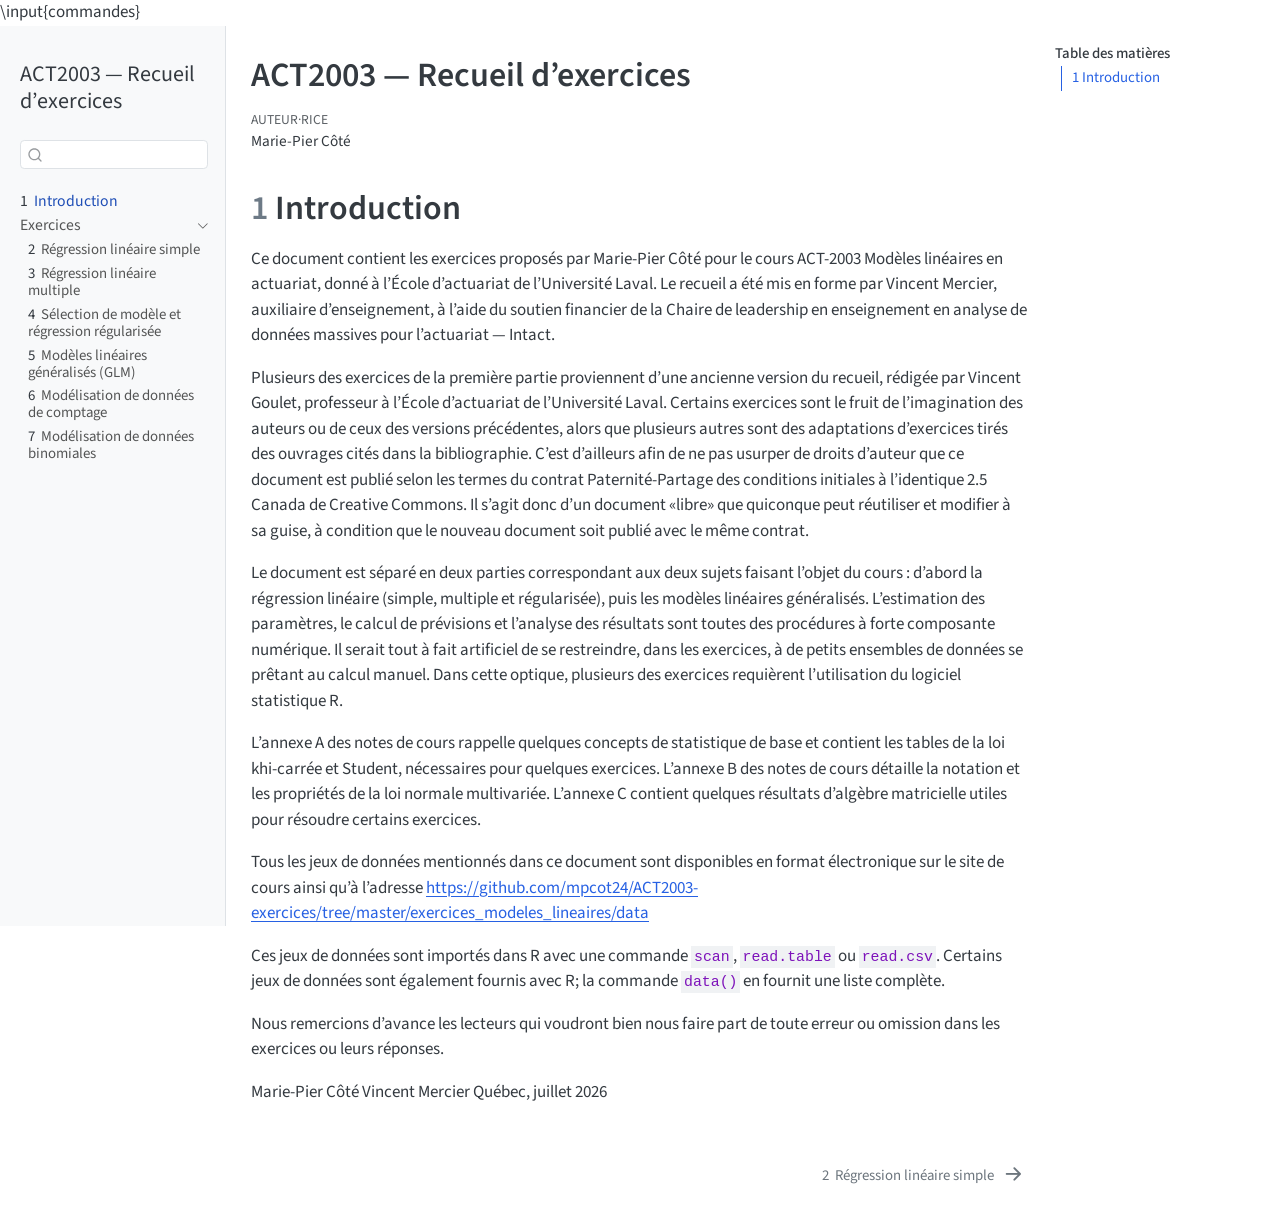
<file: docs/index.html>
<!DOCTYPE html>
<html xmlns="http://www.w3.org/1999/xhtml" lang="fr" xml:lang="fr"><head>

<meta charset="utf-8">
<meta name="generator" content="quarto-1.9.38">

<meta name="viewport" content="width=device-width, initial-scale=1.0, user-scalable=yes">

<meta name="author" content="Marie-Pier Côté">

<title>ACT2003 — Recueil d’exercices</title>
<style>
/* Default styles provided by pandoc.
** See https://pandoc.org/MANUAL.html#variables-for-html for config info.
*/
code{white-space: pre-wrap;}
span.smallcaps{font-variant: small-caps;}
div.columns{display: flex; gap: min(4vw, 1.5em);}
div.column{flex: auto; overflow-x: auto;}
div.hanging-indent{margin-left: 1.5em; text-indent: -1.5em;}
ul.task-list{list-style: none;}
ul.task-list li input[type="checkbox"] {
  width: 0.8em;
  margin: 0 0.8em 0.2em -1em; /* quarto-specific, see https://github.com/quarto-dev/quarto-cli/issues/4556 */ 
  vertical-align: middle;
}
</style>


<script src="site_libs/quarto-nav/quarto-nav.js"></script>
<script src="site_libs/quarto-nav/headroom.min.js"></script>
<script src="site_libs/clipboard/clipboard.min.js"></script>
<script src="site_libs/quarto-search/autocomplete.umd.js"></script>
<script src="site_libs/quarto-search/fuse.min.js"></script>
<script src="site_libs/quarto-search/quarto-search.js"></script>
<meta name="quarto:offset" content="./">
<link href="./chapitres/simple.html" rel="next">
<script src="site_libs/quarto-html/quarto.js" type="module"></script>
<script src="site_libs/quarto-html/tabsets/tabsets.js" type="module"></script>
<script src="site_libs/quarto-html/popper.min.js"></script>
<script src="site_libs/quarto-html/tippy.umd.min.js"></script>
<script src="site_libs/quarto-html/anchor.min.js"></script>
<link href="site_libs/quarto-html/tippy.css" rel="stylesheet">
<link href="site_libs/quarto-html/quarto-syntax-highlighting-15634bcf2e68342d4ad2dfa704d543f6.css" rel="stylesheet" id="quarto-text-highlighting-styles">
<script src="site_libs/bootstrap/bootstrap.min.js"></script>
<link href="site_libs/bootstrap/bootstrap-icons.css" rel="stylesheet">
<link href="site_libs/bootstrap/bootstrap-a522afb83bf8ae494942cf1b0ac9d4c3.min.css" rel="stylesheet" append-hash="true" id="quarto-bootstrap" data-mode="light">
<script id="quarto-search-options" type="application/json">{
  "location": "sidebar",
  "copy-button": false,
  "collapse-after": 3,
  "panel-placement": "start",
  "type": "textbox",
  "limit": 50,
  "keyboard-shortcut": [
    "f",
    "/",
    "s"
  ],
  "show-item-context": false,
  "language": {
    "search-no-results-text": "Pas de résultats",
    "search-matching-documents-text": "documents trouvés",
    "search-copy-link-title": "Copier le lien vers la recherche",
    "search-hide-matches-text": "Cacher les correspondances additionnelles",
    "search-more-match-text": "correspondance de plus dans ce document",
    "search-more-matches-text": "correspondances de plus dans ce document",
    "search-clear-button-title": "Effacer",
    "search-text-placeholder": "",
    "search-detached-cancel-button-title": "Annuler",
    "search-submit-button-title": "Envoyer",
    "search-label": "Recherche"
  }
}</script>
<script>
window.MathJax = {
  tex: {
    macros: {
      esp:    ["\\mathbb{E}\\!\\left[#1\\right]", 1],
      Esp:    ["\\mathbb{E}\\!\\left[#1\\right]", 1],
      ex:     "\\mathbb{E}",
      var:    ["\\mathrm{Var}\\!\\left(#1\\right)", 1],
      Var:    ["\\mathrm{Var}\\!\\left(#1\\right)", 1],
      vr:     "\\mathrm{Var}",
      prob:   "\\Pr",
      Prob:   "\\Pr",
      cov:    ["\\mathrm{Cov}\\!\\left(#1\\right)",1],
      Cov:    "\\mathrm{Cov}",
      SST:    "\\mathrm{SST}",
      SSR:    "\\mathrm{SSR}",
      SSE:    "\\mathrm{SSE}",
      MSE:    "\\mathrm{MSE}",
      MSR:    "\\mathrm{MSR}",
      d:      "\\mathrm{d}",
      bm:     ["\\boldsymbol{#1}", 1],
      yvec:   "\\mathbf{Y}",
      xvec:   "\\mathbf{x}",
      Xmat:   "\\mathbf{X}",
      betavec: "\\boldsymbol{\\beta}",
      epsvec: "\\boldsymbol{\\varepsilon}",
      mat:    ["\\mathbf{#1}", 1],
      varmat:    ["\\mathbf{V} ( #1 )", 1],
      hatbetavec: "\\boldsymbol{\\hat{\\beta}}",
      hatepsvec: "\\boldsymbol{\\hat{\\varepsilon}}",
      Norm: "\\mathcal{N}",
      diag: "\\mathrm{diag}"
    }
  }
};
</script>
</head><body class="nav-sidebar docked quarto-light">\input{commandes}






<div id="quarto-search-results"></div>
  <header id="quarto-header" class="headroom fixed-top">
  <nav class="quarto-secondary-nav">
    <div class="container-fluid d-flex">
      <button type="button" class="quarto-btn-toggle btn" data-bs-toggle="collapse" role="button" data-bs-target=".quarto-sidebar-collapse-item" aria-controls="quarto-sidebar" aria-expanded="false" aria-label="Basculer la barre latérale" onclick="if (window.quartoToggleHeadroom) { window.quartoToggleHeadroom(); }">
        <i class="bi bi-layout-text-sidebar-reverse"></i>
      </button>
        <nav class="quarto-page-breadcrumbs" aria-label="breadcrumb"><ol class="breadcrumb"><li class="breadcrumb-item"><a href="./index.html"><span class="chapter-number">1</span>&nbsp; <span class="chapter-title">Introduction</span></a></li></ol></nav>
        <a class="flex-grow-1" role="navigation" data-bs-toggle="collapse" data-bs-target=".quarto-sidebar-collapse-item" aria-controls="quarto-sidebar" aria-expanded="false" aria-label="Basculer la barre latérale" onclick="if (window.quartoToggleHeadroom) { window.quartoToggleHeadroom(); }">      
        </a>
      <button type="button" class="btn quarto-search-button" aria-label="Recherche" onclick="window.quartoOpenSearch();">
        <i class="bi bi-search"></i>
      </button>
    </div>
  </nav>
</header>
<!-- content -->
<div id="quarto-content" class="quarto-container page-columns page-rows-contents page-layout-article">
<!-- sidebar -->
  <nav id="quarto-sidebar" class="sidebar collapse collapse-horizontal quarto-sidebar-collapse-item sidebar-navigation docked overflow-auto">
    <div class="pt-lg-2 mt-2 text-left sidebar-header">
    <div class="sidebar-title mb-0 py-0">
      <a href="./">ACT2003 — Recueil d’exercices</a> 
    </div>
      </div>
        <div class="mt-2 flex-shrink-0 align-items-center">
        <div class="sidebar-search">
        <div id="quarto-search" class="" title="Recherche"></div>
        </div>
        </div>
    <div class="sidebar-menu-container"> 
    <ul class="list-unstyled mt-1">
        <li class="sidebar-item">
  <div class="sidebar-item-container"> 
  <a href="./index.html" class="sidebar-item-text sidebar-link active">
 <span class="menu-text"><span class="chapter-number">1</span>&nbsp; <span class="chapter-title">Introduction</span></span></a>
  </div>
</li>
        <li class="sidebar-item sidebar-item-section">
      <div class="sidebar-item-container"> 
            <a class="sidebar-item-text sidebar-link text-start" data-bs-toggle="collapse" data-bs-target="#quarto-sidebar-section-1" role="navigation" aria-expanded="true">
 <span class="menu-text">Exercices</span></a>
          <a class="sidebar-item-toggle text-start" data-bs-toggle="collapse" data-bs-target="#quarto-sidebar-section-1" role="navigation" aria-expanded="true" aria-label="Basculer la section">
            <i class="bi bi-chevron-right ms-2"></i>
          </a> 
      </div>
      <ul id="quarto-sidebar-section-1" class="collapse list-unstyled sidebar-section depth1 show">  
          <li class="sidebar-item">
  <div class="sidebar-item-container"> 
  <a href="./chapitres/simple.html" class="sidebar-item-text sidebar-link">
 <span class="menu-text"><span class="chapter-number">2</span>&nbsp; <span class="chapter-title">Régression linéaire simple</span></span></a>
  </div>
</li>
          <li class="sidebar-item">
  <div class="sidebar-item-container"> 
  <a href="./chapitres/multiple.html" class="sidebar-item-text sidebar-link">
 <span class="menu-text"><span class="chapter-number">3</span>&nbsp; <span class="chapter-title">Régression linéaire multiple</span></span></a>
  </div>
</li>
          <li class="sidebar-item">
  <div class="sidebar-item-container"> 
  <a href="./chapitres/selection.html" class="sidebar-item-text sidebar-link">
 <span class="menu-text"><span class="chapter-number">4</span>&nbsp; <span class="chapter-title">Sélection de modèle et régression régularisée</span></span></a>
  </div>
</li>
          <li class="sidebar-item">
  <div class="sidebar-item-container"> 
  <a href="./chapitres/glm.html" class="sidebar-item-text sidebar-link">
 <span class="menu-text"><span class="chapter-number">5</span>&nbsp; <span class="chapter-title">Modèles linéaires généralisés (GLM)</span></span></a>
  </div>
</li>
          <li class="sidebar-item">
  <div class="sidebar-item-container"> 
  <a href="./chapitres/comptage.html" class="sidebar-item-text sidebar-link">
 <span class="menu-text"><span class="chapter-number">6</span>&nbsp; <span class="chapter-title">Modélisation de données de comptage</span></span></a>
  </div>
</li>
          <li class="sidebar-item">
  <div class="sidebar-item-container"> 
  <a href="./chapitres/binom.html" class="sidebar-item-text sidebar-link">
 <span class="menu-text"><span class="chapter-number">7</span>&nbsp; <span class="chapter-title">Modélisation de données binomiales</span></span></a>
  </div>
</li>
      </ul>
  </li>
    </ul>
    </div>
</nav>
<div id="quarto-sidebar-glass" class="quarto-sidebar-collapse-item" data-bs-toggle="collapse" data-bs-target=".quarto-sidebar-collapse-item"></div>
<!-- margin-sidebar -->
    <div id="quarto-margin-sidebar" class="sidebar margin-sidebar">
        <nav id="TOC" role="doc-toc" class="toc-active">
    <h2 id="toc-title">Table des matières</h2>
   
  <ul>
  <li><a href="#introduction" id="toc-introduction" class="nav-link active" data-scroll-target="#introduction"><span class="header-section-number">1</span> Introduction</a></li>
  </ul>
</nav>
    </div>
<!-- main -->
<main class="content" id="quarto-document-content">

<header id="title-block-header" class="quarto-title-block default">
<div class="quarto-title">
<h1 class="title">ACT2003 — Recueil d’exercices</h1>
</div>



<div class="quarto-title-meta">

    <div>
    <div class="quarto-title-meta-heading">Auteur·rice</div>
    <div class="quarto-title-meta-contents">
             <p>Marie-Pier Côté </p>
          </div>
  </div>
    
  
    
  </div>
  


</header>


<section id="introduction" class="level1" data-number="1">
<h1 data-number="1"><span class="header-section-number">1</span> Introduction</h1>
<p>Ce document contient les exercices proposés par Marie-Pier Côté pour le cours ACT-2003 Modèles linéaires en actuariat, donné à l’École d’actuariat de l’Université Laval. Le recueil a été mis en forme par Vincent Mercier, auxiliaire d’enseignement, à l’aide du soutien financier de la Chaire de leadership en enseignement en analyse de données massives pour l’actuariat — Intact.</p>
<p>Plusieurs des exercices de la première partie proviennent d’une ancienne version du recueil, rédigée par Vincent Goulet, professeur à l’École d’actuariat de l’Université Laval. Certains exercices sont le fruit de l’imagination des auteurs ou de ceux des versions précédentes, alors que plusieurs autres sont des adaptations d’exercices tirés des ouvrages cités dans la bibliographie. C’est d’ailleurs afin de ne pas usurper de droits d’auteur que ce document est publié selon les termes du contrat Paternité-Partage des conditions initiales à l’identique 2.5 Canada de Creative Commons. Il s’agit donc d’un document «libre» que quiconque peut réutiliser et modifier à sa guise, à condition que le nouveau document soit publié avec le même contrat.</p>
<p>Le document est séparé en deux parties correspondant aux deux sujets faisant l’objet du cours : d’abord la régression linéaire (simple, multiple et régularisée), puis les modèles linéaires généralisés. L’estimation des paramètres, le calcul de prévisions et l’analyse des résultats sont toutes des procédures à forte composante numérique. Il serait tout à fait artificiel de se restreindre, dans les exercices, à de petits ensembles de données se prêtant au calcul manuel. Dans cette optique, plusieurs des exercices requièrent l’utilisation du logiciel statistique R.</p>
<p>L’annexe A des notes de cours rappelle quelques concepts de statistique de base et contient les tables de la loi khi-carrée et Student, nécessaires pour quelques exercices. L’annexe B des notes de cours détaille la notation et les propriétés de la loi normale multivariée. L’annexe C contient quelques résultats d’algèbre matricielle utiles pour résoudre certains exercices.</p>
<p>Tous les jeux de données mentionnés dans ce document sont disponibles en format électronique sur le site de cours ainsi qu’à l’adresse <a href="https://github.com/mpcot24/ACT2003-exercices/tree/master/exercices_modeles_lineaires/data" class="uri">https://github.com/mpcot24/ACT2003-exercices/tree/master/exercices_modeles_lineaires/data</a></p>
<p>Ces jeux de données sont importés dans R avec une commande <code>scan</code>, <code>read.table</code> ou <code>read.csv</code>. Certains jeux de données sont également fournis avec R; la commande <code>data()</code> en fournit une liste complète.</p>
<p>Nous remercions d’avance les lecteurs qui voudront bien nous faire part de toute erreur ou omission dans les exercices ou leurs réponses.</p>
<p>Marie-Pier Côté Vincent Mercier Québec, juillet 2026</p>


</section>

</main> <!-- /main -->
<script id="quarto-html-after-body" type="application/javascript">
  window.document.addEventListener("DOMContentLoaded", function (event) {
    const icon = "";
    const anchorJS = new window.AnchorJS();
    anchorJS.options = {
      placement: 'right',
      icon: icon
    };
    anchorJS.add('.anchored');
    const isCodeAnnotation = (el) => {
      for (const clz of el.classList) {
        if (clz.startsWith('code-annotation-')) {                     
          return true;
        }
      }
      return false;
    }
    const onCopySuccess = function(e) {
      // button target
      const button = e.trigger;
      // don't keep focus
      button.blur();
      // flash "checked"
      button.classList.add('code-copy-button-checked');
      var currentTitle = button.getAttribute("title");
      button.setAttribute("title", "Copié");
      let tooltip;
      if (window.bootstrap) {
        button.setAttribute("data-bs-toggle", "tooltip");
        button.setAttribute("data-bs-placement", "left");
        button.setAttribute("data-bs-title", "Copié");
        tooltip = new bootstrap.Tooltip(button, 
          { trigger: "manual", 
            customClass: "code-copy-button-tooltip",
            offset: [0, -8]});
        tooltip.show();    
      }
      setTimeout(function() {
        if (tooltip) {
          tooltip.hide();
          button.removeAttribute("data-bs-title");
          button.removeAttribute("data-bs-toggle");
          button.removeAttribute("data-bs-placement");
        }
        button.setAttribute("title", currentTitle);
        button.classList.remove('code-copy-button-checked');
      }, 1000);
      // clear code selection
      e.clearSelection();
    }
    const getTextToCopy = function(trigger) {
      const outerScaffold = trigger.parentElement.cloneNode(true);
      const codeEl = outerScaffold.querySelector('code');
      for (const childEl of codeEl.children) {
        if (isCodeAnnotation(childEl)) {
          childEl.remove();
        }
      }
      return codeEl.innerText;
    }
    const clipboard = new window.ClipboardJS('.code-copy-button:not([data-in-quarto-modal])', {
      text: getTextToCopy
    });
    clipboard.on('success', onCopySuccess);
    if (window.document.getElementById('quarto-embedded-source-code-modal')) {
      const clipboardModal = new window.ClipboardJS('.code-copy-button[data-in-quarto-modal]', {
        text: getTextToCopy,
        container: window.document.getElementById('quarto-embedded-source-code-modal')
      });
      clipboardModal.on('success', onCopySuccess);
    }
      var localhostRegex = new RegExp(/^(?:http|https):\/\/localhost\:?[0-9]*\//);
      var mailtoRegex = new RegExp(/^mailto:/);
        var filterRegex = new RegExp('/' + window.location.host + '/');
      var isInternal = (href) => {
          return filterRegex.test(href) || localhostRegex.test(href) || mailtoRegex.test(href);
      }
      // Inspect non-navigation links and adorn them if external
     var links = window.document.querySelectorAll('a[href]:not(.nav-link):not(.navbar-brand):not(.toc-action):not(.sidebar-link):not(.sidebar-item-toggle):not(.pagination-link):not(.no-external):not([aria-hidden]):not(.dropdown-item):not(.quarto-navigation-tool):not(.about-link)');
      for (var i=0; i<links.length; i++) {
        const link = links[i];
        if (!isInternal(link.href)) {
          // undo the damage that might have been done by quarto-nav.js in the case of
          // links that we want to consider external
          if (link.dataset.originalHref !== undefined) {
            link.href = link.dataset.originalHref;
          }
        }
      }
    function tippyHover(el, contentFn, onTriggerFn, onUntriggerFn) {
      const config = {
        allowHTML: true,
        maxWidth: 500,
        delay: 100,
        arrow: false,
        appendTo: function(el) {
            return el.parentElement;
        },
        interactive: true,
        interactiveBorder: 10,
        theme: 'quarto',
        placement: 'bottom-start',
      };
      if (contentFn) {
        config.content = contentFn;
      }
      if (onTriggerFn) {
        config.onTrigger = onTriggerFn;
      }
      if (onUntriggerFn) {
        config.onUntrigger = onUntriggerFn;
      }
      window.tippy(el, config); 
    }
    const noterefs = window.document.querySelectorAll('a[role="doc-noteref"]');
    for (var i=0; i<noterefs.length; i++) {
      const ref = noterefs[i];
      tippyHover(ref, function() {
        // use id or data attribute instead here
        let href = ref.getAttribute('data-footnote-href') || ref.getAttribute('href');
        try { href = new URL(href).hash; } catch {}
        const id = href.replace(/^#\/?/, "");
        const note = window.document.getElementById(id);
        if (note) {
          return note.innerHTML;
        } else {
          return "";
        }
      });
    }
    const xrefs = window.document.querySelectorAll('a.quarto-xref');
    const processXRef = (id, note) => {
      // Strip column container classes
      const stripColumnClz = (el) => {
        el.classList.remove("page-full", "page-columns");
        if (el.children) {
          for (const child of el.children) {
            stripColumnClz(child);
          }
        }
      }
      stripColumnClz(note)
      if (id === null || id.startsWith('sec-')) {
        // Special case sections, only their first couple elements
        const container = document.createElement("div");
        if (note.children && note.children.length > 2) {
          container.appendChild(note.children[0].cloneNode(true));
          for (let i = 1; i < note.children.length; i++) {
            const child = note.children[i];
            if (child.tagName === "P" && child.innerText === "") {
              continue;
            } else {
              container.appendChild(child.cloneNode(true));
              break;
            }
          }
          if (window.Quarto?.typesetMath) {
            window.Quarto.typesetMath(container);
          }
          return container.innerHTML
        } else {
          if (window.Quarto?.typesetMath) {
            window.Quarto.typesetMath(note);
          }
          return note.innerHTML;
        }
      } else {
        // Remove any anchor links if they are present
        const anchorLink = note.querySelector('a.anchorjs-link');
        if (anchorLink) {
          anchorLink.remove();
        }
        if (window.Quarto?.typesetMath) {
          window.Quarto.typesetMath(note);
        }
        if (note.classList.contains("callout")) {
          return note.outerHTML;
        } else {
          return note.innerHTML;
        }
      }
    }
    for (var i=0; i<xrefs.length; i++) {
      const xref = xrefs[i];
      tippyHover(xref, undefined, function(instance) {
        instance.disable();
        let url = xref.getAttribute('href');
        let hash = undefined; 
        if (url.startsWith('#')) {
          hash = url;
        } else {
          try { hash = new URL(url).hash; } catch {}
        }
        if (hash) {
          const id = hash.replace(/^#\/?/, "");
          const note = window.document.getElementById(id);
          if (note !== null) {
            try {
              const html = processXRef(id, note.cloneNode(true));
              instance.setContent(html);
            } finally {
              instance.enable();
              instance.show();
            }
          } else {
            // See if we can fetch this
            fetch(url.split('#')[0])
            .then(res => res.text())
            .then(html => {
              const parser = new DOMParser();
              const htmlDoc = parser.parseFromString(html, "text/html");
              const note = htmlDoc.getElementById(id);
              if (note !== null) {
                const html = processXRef(id, note);
                instance.setContent(html);
              } 
            }).finally(() => {
              instance.enable();
              instance.show();
            });
          }
        } else {
          // See if we can fetch a full url (with no hash to target)
          // This is a special case and we should probably do some content thinning / targeting
          fetch(url)
          .then(res => res.text())
          .then(html => {
            const parser = new DOMParser();
            const htmlDoc = parser.parseFromString(html, "text/html");
            const note = htmlDoc.querySelector('main.content');
            if (note !== null) {
              // This should only happen for chapter cross references
              // (since there is no id in the URL)
              // remove the first header
              if (note.children.length > 0 && note.children[0].tagName === "HEADER") {
                note.children[0].remove();
              }
              const html = processXRef(null, note);
              instance.setContent(html);
            } 
          }).finally(() => {
            instance.enable();
            instance.show();
          });
        }
      }, function(instance) {
      });
    }
        let selectedAnnoteEl;
        const selectorForAnnotation = ( cell, annotation) => {
          let cellAttr = 'data-code-cell="' + cell + '"';
          let lineAttr = 'data-code-annotation="' +  annotation + '"';
          const selector = 'span[' + cellAttr + '][' + lineAttr + ']';
          return selector;
        }
        const selectCodeLines = (annoteEl) => {
          const doc = window.document;
          const targetCell = annoteEl.getAttribute("data-target-cell");
          const targetAnnotation = annoteEl.getAttribute("data-target-annotation");
          const annoteSpan = window.document.querySelector(selectorForAnnotation(targetCell, targetAnnotation));
          const lines = annoteSpan.getAttribute("data-code-lines").split(",");
          const lineIds = lines.map((line) => {
            return targetCell + "-" + line;
          })
          let top = null;
          let height = null;
          let parent = null;
          if (lineIds.length > 0) {
              //compute the position of the single el (top and bottom and make a div)
              const el = window.document.getElementById(lineIds[0]);
              top = el.offsetTop;
              height = el.offsetHeight;
              parent = el.parentElement.parentElement;
            if (lineIds.length > 1) {
              const lastEl = window.document.getElementById(lineIds[lineIds.length - 1]);
              const bottom = lastEl.offsetTop + lastEl.offsetHeight;
              height = bottom - top;
            }
            if (top !== null && height !== null && parent !== null) {
              // cook up a div (if necessary) and position it 
              let div = window.document.getElementById("code-annotation-line-highlight");
              if (div === null) {
                div = window.document.createElement("div");
                div.setAttribute("id", "code-annotation-line-highlight");
                div.style.position = 'absolute';
                parent.appendChild(div);
              }
              div.style.top = top - 2 + "px";
              div.style.height = height + 4 + "px";
              div.style.left = 0;
              let gutterDiv = window.document.getElementById("code-annotation-line-highlight-gutter");
              if (gutterDiv === null) {
                gutterDiv = window.document.createElement("div");
                gutterDiv.setAttribute("id", "code-annotation-line-highlight-gutter");
                gutterDiv.style.position = 'absolute';
                const codeCell = window.document.getElementById(targetCell);
                const gutter = codeCell.querySelector('.code-annotation-gutter');
                gutter.appendChild(gutterDiv);
              }
              gutterDiv.style.top = top - 2 + "px";
              gutterDiv.style.height = height + 4 + "px";
            }
            selectedAnnoteEl = annoteEl;
          }
        };
        const unselectCodeLines = () => {
          const elementsIds = ["code-annotation-line-highlight", "code-annotation-line-highlight-gutter"];
          elementsIds.forEach((elId) => {
            const div = window.document.getElementById(elId);
            if (div) {
              div.remove();
            }
          });
          selectedAnnoteEl = undefined;
        };
          // Handle positioning of the toggle
      window.addEventListener(
        "resize",
        throttle(() => {
          elRect = undefined;
          if (selectedAnnoteEl) {
            selectCodeLines(selectedAnnoteEl);
          }
        }, 10)
      );
      function throttle(fn, ms) {
      let throttle = false;
      let timer;
        return (...args) => {
          if(!throttle) { // first call gets through
              fn.apply(this, args);
              throttle = true;
          } else { // all the others get throttled
              if(timer) clearTimeout(timer); // cancel #2
              timer = setTimeout(() => {
                fn.apply(this, args);
                timer = throttle = false;
              }, ms);
          }
        };
      }
        // Attach click handler to the DT
        const annoteDls = window.document.querySelectorAll('dt[data-target-cell]');
        for (const annoteDlNode of annoteDls) {
          annoteDlNode.addEventListener('click', (event) => {
            const clickedEl = event.target;
            if (clickedEl !== selectedAnnoteEl) {
              unselectCodeLines();
              const activeEl = window.document.querySelector('dt[data-target-cell].code-annotation-active');
              if (activeEl) {
                activeEl.classList.remove('code-annotation-active');
              }
              selectCodeLines(clickedEl);
              clickedEl.classList.add('code-annotation-active');
            } else {
              // Unselect the line
              unselectCodeLines();
              clickedEl.classList.remove('code-annotation-active');
            }
          });
        }
    const findCites = (el) => {
      const parentEl = el.parentElement;
      if (parentEl) {
        const cites = parentEl.dataset.cites;
        if (cites) {
          return {
            el,
            cites: cites.split(' ')
          };
        } else {
          return findCites(el.parentElement)
        }
      } else {
        return undefined;
      }
    };
    var bibliorefs = window.document.querySelectorAll('a[role="doc-biblioref"]');
    for (var i=0; i<bibliorefs.length; i++) {
      const ref = bibliorefs[i];
      const citeInfo = findCites(ref);
      if (citeInfo) {
        tippyHover(citeInfo.el, function() {
          var popup = window.document.createElement('div');
          citeInfo.cites.forEach(function(cite) {
            var citeDiv = window.document.createElement('div');
            citeDiv.classList.add('hanging-indent');
            citeDiv.classList.add('csl-entry');
            var biblioDiv = window.document.getElementById('ref-' + cite);
            if (biblioDiv) {
              citeDiv.innerHTML = biblioDiv.innerHTML;
            }
            popup.appendChild(citeDiv);
          });
          return popup.innerHTML;
        });
      }
    }
  });
  </script>
<nav class="page-navigation">
  <div class="nav-page nav-page-previous">
  </div>
  <div class="nav-page nav-page-next">
      <a href="./chapitres/simple.html" class="pagination-link" aria-label="Régression linéaire simple">
        <span class="nav-page-text"><span class="chapter-number">2</span>&nbsp; <span class="chapter-title">Régression linéaire simple</span></span> <i class="bi bi-arrow-right-short"></i>
      </a>
  </div>
</nav>
</div> <!-- /content -->




</body></html>
</file>
<file: docs/site_libs/quarto-html/tippy.css>
.tippy-box[data-animation=fade][data-state=hidden]{opacity:0}[data-tippy-root]{max-width:calc(100vw - 10px)}.tippy-box{position:relative;background-color:#333;color:#fff;border-radius:4px;font-size:14px;line-height:1.4;white-space:normal;outline:0;transition-property:transform,visibility,opacity}.tippy-box[data-placement^=top]>.tippy-arrow{bottom:0}.tippy-box[data-placement^=top]>.tippy-arrow:before{bottom:-7px;left:0;border-width:8px 8px 0;border-top-color:initial;transform-origin:center top}.tippy-box[data-placement^=bottom]>.tippy-arrow{top:0}.tippy-box[data-placement^=bottom]>.tippy-arrow:before{top:-7px;left:0;border-width:0 8px 8px;border-bottom-color:initial;transform-origin:center bottom}.tippy-box[data-placement^=left]>.tippy-arrow{right:0}.tippy-box[data-placement^=left]>.tippy-arrow:before{border-width:8px 0 8px 8px;border-left-color:initial;right:-7px;transform-origin:center left}.tippy-box[data-placement^=right]>.tippy-arrow{left:0}.tippy-box[data-placement^=right]>.tippy-arrow:before{left:-7px;border-width:8px 8px 8px 0;border-right-color:initial;transform-origin:center right}.tippy-box[data-inertia][data-state=visible]{transition-timing-function:cubic-bezier(.54,1.5,.38,1.11)}.tippy-arrow{width:16px;height:16px;color:#333}.tippy-arrow:before{content:"";position:absolute;border-color:transparent;border-style:solid}.tippy-content{position:relative;padding:5px 9px;z-index:1}
</file>
<file: docs/site_libs/quarto-html/quarto-syntax-highlighting-15634bcf2e68342d4ad2dfa704d543f6.css>
/* quarto syntax highlight colors */
:root {
  --quarto-hl-ot-color: #003B4F;
  --quarto-hl-at-color: #657422;
  --quarto-hl-ss-color: #20794D;
  --quarto-hl-an-color: #5E5E5E;
  --quarto-hl-fu-color: #4758AB;
  --quarto-hl-st-color: #20794D;
  --quarto-hl-cf-color: #003B4F;
  --quarto-hl-op-color: #5E5E5E;
  --quarto-hl-er-color: #AD0000;
  --quarto-hl-bn-color: #AD0000;
  --quarto-hl-al-color: #AD0000;
  --quarto-hl-va-color: #111111;
  --quarto-hl-bu-color: inherit;
  --quarto-hl-ex-color: inherit;
  --quarto-hl-pp-color: #AD0000;
  --quarto-hl-in-color: #5E5E5E;
  --quarto-hl-vs-color: #20794D;
  --quarto-hl-wa-color: #5E5E5E;
  --quarto-hl-do-color: #5E5E5E;
  --quarto-hl-im-color: #00769E;
  --quarto-hl-ch-color: #20794D;
  --quarto-hl-dt-color: #AD0000;
  --quarto-hl-fl-color: #AD0000;
  --quarto-hl-co-color: #5E5E5E;
  --quarto-hl-cv-color: #5E5E5E;
  --quarto-hl-cn-color: #8f5902;
  --quarto-hl-sc-color: #5E5E5E;
  --quarto-hl-dv-color: #AD0000;
  --quarto-hl-kw-color: #003B4F;
}

/* other quarto variables */
:root {
  --quarto-font-monospace: SFMono-Regular, Menlo, Monaco, Consolas, "Liberation Mono", "Courier New", monospace;
}

/* syntax highlight based on Pandoc's rules */
pre > code.sourceCode > span {
  color: #003B4F;
}

code.sourceCode > span {
  color: #003B4F;
}

div.sourceCode,
div.sourceCode pre.sourceCode {
  color: #003B4F;
}

/* Normal */
code span {
  color: #003B4F;
}

/* Alert */
code span.al {
  color: #AD0000;
  font-style: inherit;
}

/* Annotation */
code span.an {
  color: #5E5E5E;
  font-style: inherit;
}

/* Attribute */
code span.at {
  color: #657422;
  font-style: inherit;
}

/* BaseN */
code span.bn {
  color: #AD0000;
  font-style: inherit;
}

/* BuiltIn */
code span.bu {
  font-style: inherit;
}

/* ControlFlow */
code span.cf {
  color: #003B4F;
  font-weight: bold;
  font-style: inherit;
}

/* Char */
code span.ch {
  color: #20794D;
  font-style: inherit;
}

/* Constant */
code span.cn {
  color: #8f5902;
  font-style: inherit;
}

/* Comment */
code span.co {
  color: #5E5E5E;
  font-style: inherit;
}

/* CommentVar */
code span.cv {
  color: #5E5E5E;
  font-style: italic;
}

/* Documentation */
code span.do {
  color: #5E5E5E;
  font-style: italic;
}

/* DataType */
code span.dt {
  color: #AD0000;
  font-style: inherit;
}

/* DecVal */
code span.dv {
  color: #AD0000;
  font-style: inherit;
}

/* Error */
code span.er {
  color: #AD0000;
  font-style: inherit;
}

/* Extension */
code span.ex {
  font-style: inherit;
}

/* Float */
code span.fl {
  color: #AD0000;
  font-style: inherit;
}

/* Function */
code span.fu {
  color: #4758AB;
  font-style: inherit;
}

/* Import */
code span.im {
  color: #00769E;
  font-style: inherit;
}

/* Information */
code span.in {
  color: #5E5E5E;
  font-style: inherit;
}

/* Keyword */
code span.kw {
  color: #003B4F;
  font-weight: bold;
  font-style: inherit;
}

/* Operator */
code span.op {
  color: #5E5E5E;
  font-style: inherit;
}

/* Other */
code span.ot {
  color: #003B4F;
  font-style: inherit;
}

/* Preprocessor */
code span.pp {
  color: #AD0000;
  font-style: inherit;
}

/* SpecialChar */
code span.sc {
  color: #5E5E5E;
  font-style: inherit;
}

/* SpecialString */
code span.ss {
  color: #20794D;
  font-style: inherit;
}

/* String */
code span.st {
  color: #20794D;
  font-style: inherit;
}

/* Variable */
code span.va {
  color: #111111;
  font-style: inherit;
}

/* VerbatimString */
code span.vs {
  color: #20794D;
  font-style: inherit;
}

/* Warning */
code span.wa {
  color: #5E5E5E;
  font-style: italic;
}

.prevent-inlining {
  content: "</";
}

/*# sourceMappingURL=f23921c56f73e400b49028c9186a1aa0.css.map */
</file>
